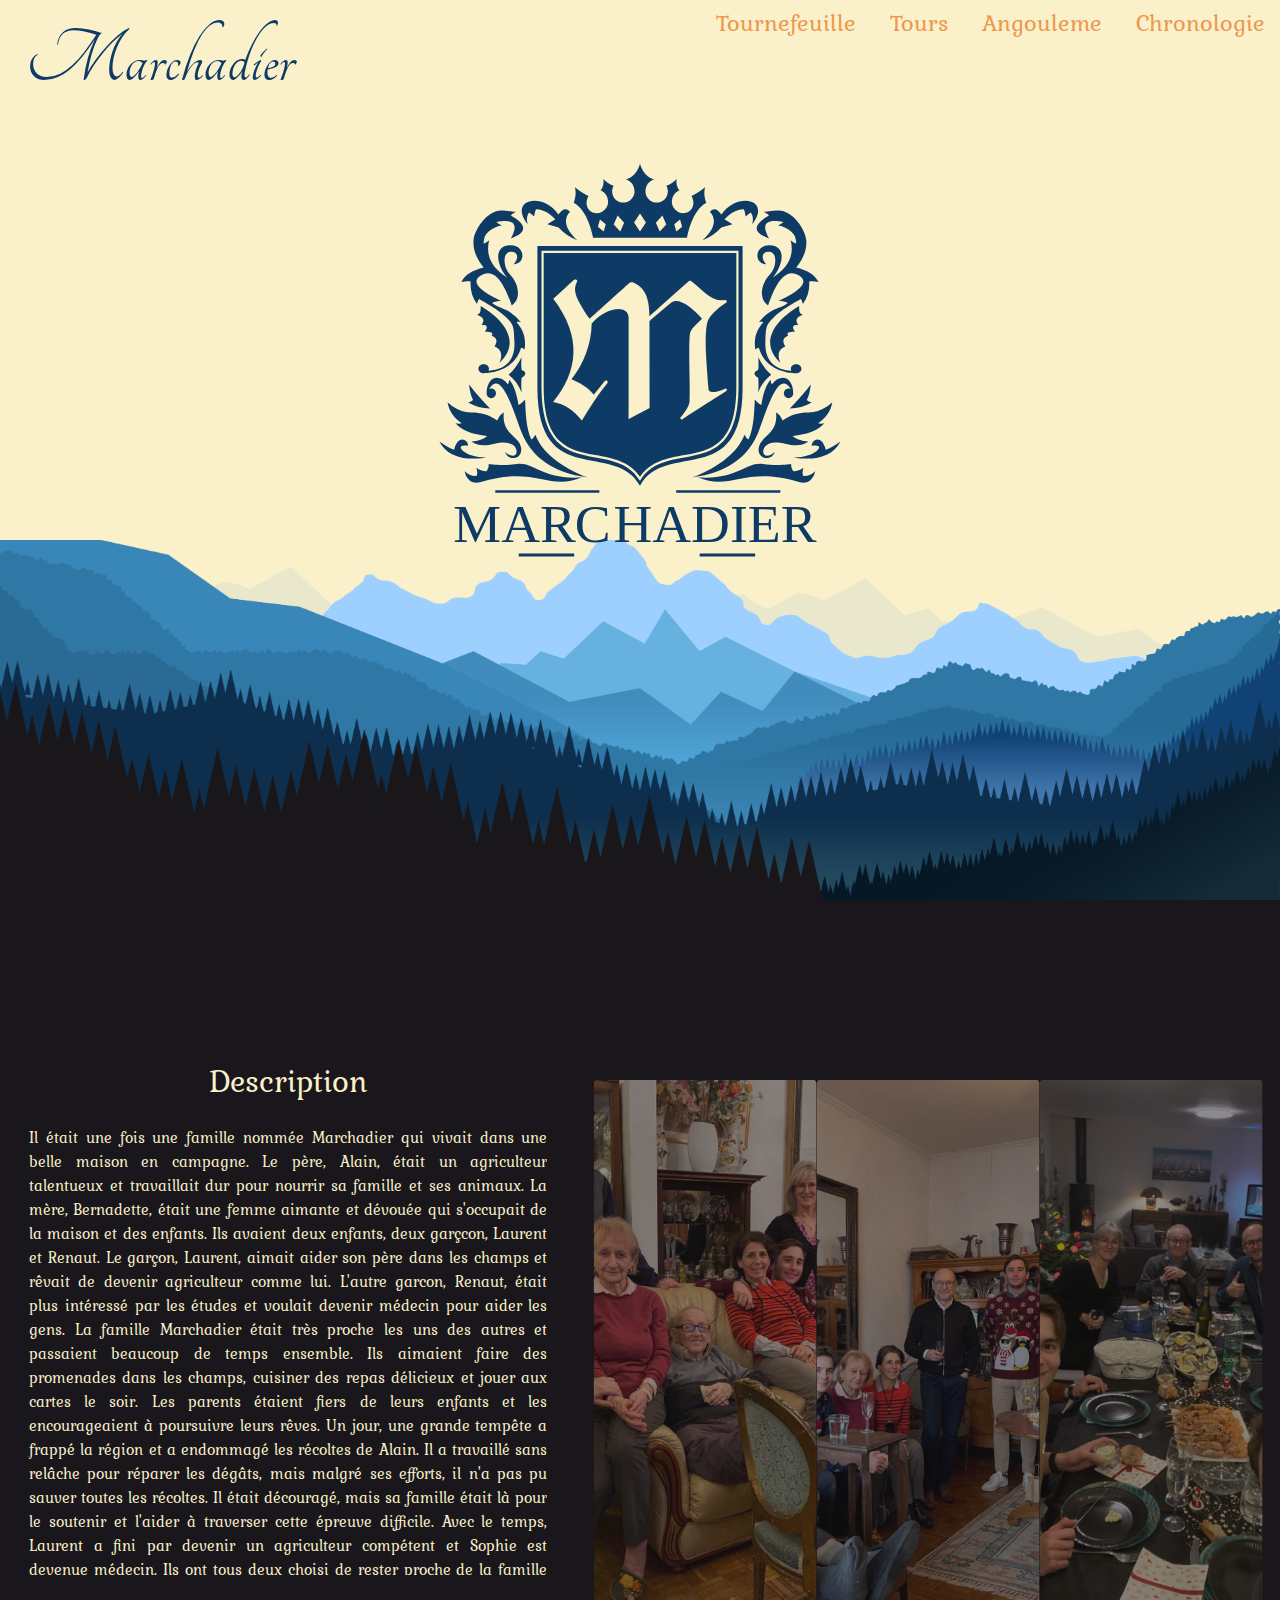
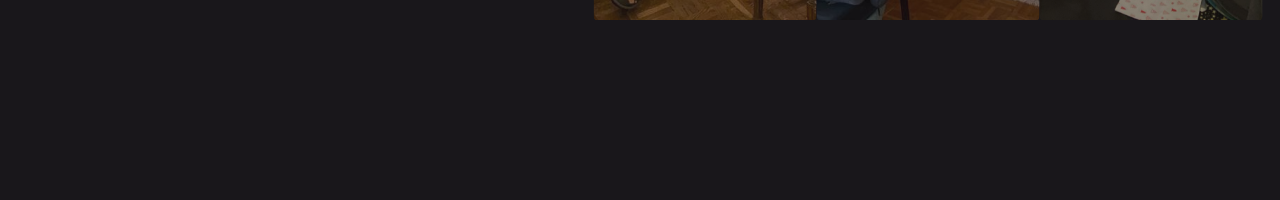
<file: index.html>
<!DOCTYPE html>
<html lang="fr">

<head>
    <meta charset="UTF-8">
    <meta http-equiv="X-UA-Compatible" content="IE=edge">
    <meta name="viewport" content="width=device-width, initial-scale=1.0">
    <title>Marchadier Website</title>
    <link rel="Website icon" type ="svg" href="img/marchadier.svg" >
    <link rel="stylesheet" href="css/styles.css" >
    <link rel="stylesheet" href="css/nav.css">
    <link rel="stylesheet" href="css/reactive.css">
    <link rel="stylesheet" href="css/bird.css">
    <link rel="stylesheet" href="https://fonts.googleapis.com/css2?family=Italianno&family=Kurale&family=Tangerine">
</head>

<body>
    <section>
        <nav class="topnav">
            <input id="my_checkbox" type="checkbox">
            <div class="list">
                <ul>
                    <li><a href="nav/tournefeuille.html">Tournefeuille</a></li>
                    <li><a href="nav/tours.html">Tours</a></li>
                    <li><a href="nav/angouleme.html">Angouleme</a></li>
                    <li><a href="nav/chronologie.html">Chronologie</a></li>
                </ul>
            </div>
            <label for = "my_checkbox" class="dropdown">☰</label>
            
        </nav>
        <div class="container">
            <div class="title">
                <a href="index.html" class="marchadier">Marchadier</a>
            </div>
            <img src="img/marchadier.svg" class="blason">
            <img src="img/bg.png" class="bg">
            <div class="bird-container bird-container--one">
                <div class="bird bird--one"></div>
            </div>
            
            <div class="bird-container bird-container--two">
                <div class="bird bird--two"></div>
            </div>
            
            <div class="bird-container bird-container--three">
                <div class="bird bird--three"></div>
            </div>
            
            <div class="bird-container bird-container--four">
                <div class="bird bird--four"></div>
            </div>
        </div>
    </section>
    <section>
        <div class="left">
            <div class="titre_description">
                Description
            </div>
            <div class="description">
                <p>
                    Il était une fois une famille nommée Marchadier qui vivait dans une belle maison en campagne. Le père, Alain, était un agriculteur talentueux et travaillait dur pour nourrir sa famille et ses animaux. La mère, Bernadette, était une femme aimante et dévouée qui s'occupait de la maison et des enfants.

                    Ils avaient deux enfants, deux garçcon, Laurent et Renaut. Le garçon, Laurent, aimait aider son père dans les champs et rêvait de devenir agriculteur comme lui. L'autre garcon, Renaut, était plus intéressé par les études et voulait devenir médecin pour aider les gens.

                    La famille Marchadier était très proche les uns des autres et passaient beaucoup de temps ensemble. Ils aimaient faire des promenades dans les champs, cuisiner des repas délicieux et jouer aux cartes le soir. Les parents étaient fiers de leurs enfants et les encourageaient à poursuivre leurs rêves.

                    Un jour, une grande tempête a frappé la région et a endommagé les récoltes de Alain. Il a travaillé sans relâche pour réparer les dégâts, mais malgré ses efforts, il n'a pas pu sauver toutes les récoltes. Il était découragé, mais sa famille était là pour le soutenir et l'aider à traverser cette épreuve difficile.

                    Avec le temps, Laurent a fini par devenir un agriculteur compétent et Sophie est devenue médecin. Ils ont tous deux choisi de rester proche de la famille et de la ferme familiale. La famille Marchadier était plus heureuse que jamais et était reconnaissante pour tout ce qu'ils avaient ensemble.
                </p>
            </div>
        </div>
        <div class="right">
            <div class="gallery">
                <img src="img/famille.jpeg" class="photo_famille">
                <img src="img/famille2.jpeg" class="photo_famille">
                <img src="img/famille4.jpg" class="photo_famille">
            </div>
        </div>
    </section>
</body>
</html>
</file>
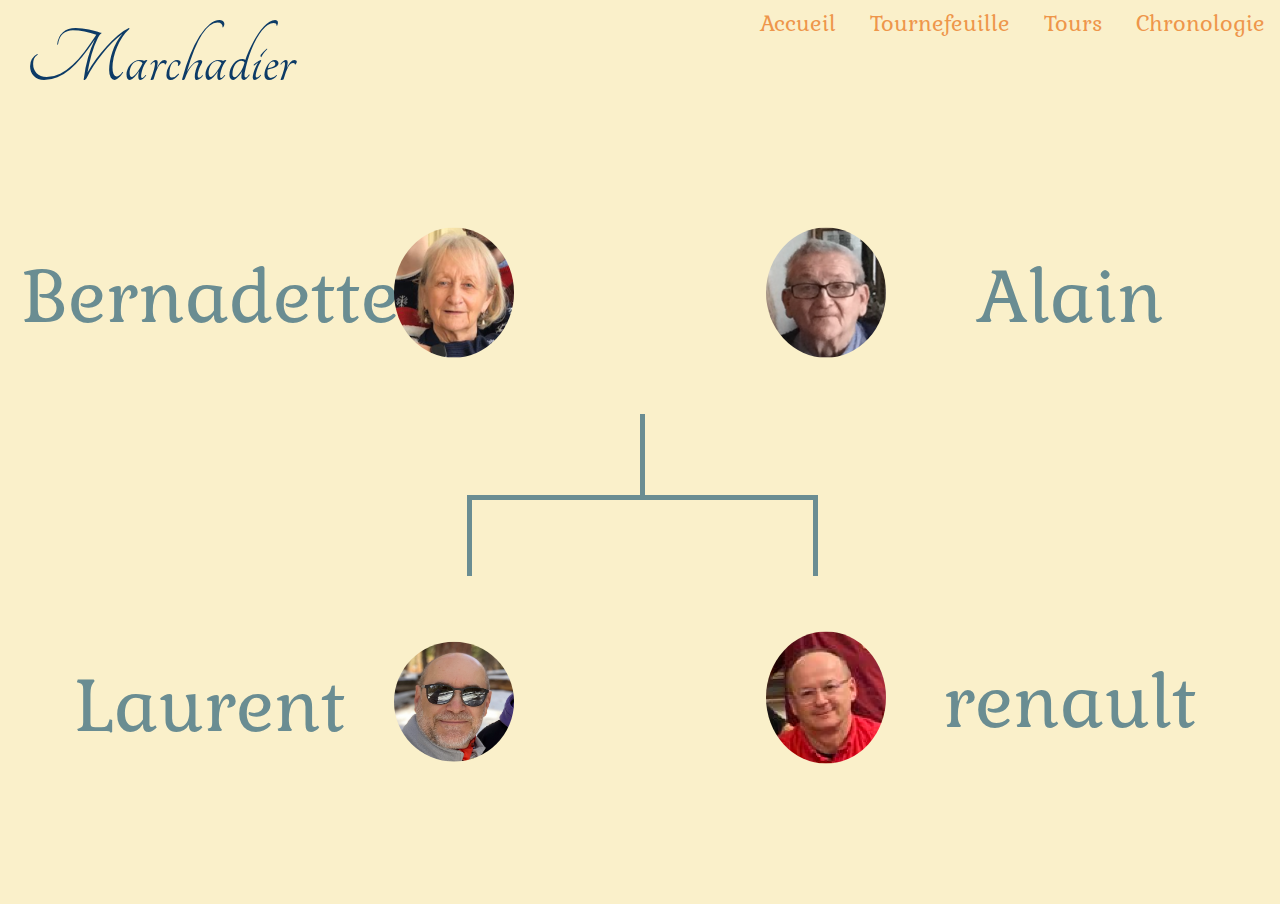
<file: nav/angouleme.html>
<!DOCTYPE html>
<html lang="fr">

<head>
    <meta charset="UTF-8">
    <meta http-equiv="X-UA-Compatible" content="IE=edge">
    <meta name="viewport" content="width=device-width, initial-scale=1.0">
    <title>Marchadier Family</title>
    <link rel="stylesheet" href="../css/famille.css">
    <link rel="stylesheet" href="../css/nav.css">
    <link rel="stylesheet" href="../css/reactive.css">
    <link rel="stylesheet" href="https://fonts.googleapis.com/css2?family=Italianno&family=Kurale&family=Tangerine">
</head>

<body>
    <section>
        <nav class="topnav">
            <input id="my_checkbox" type="checkbox">
            <div class="list">
                <ul>
                    <li><a href="../index.html">Accueil</a></li>
                    <li><a href="tournefeuille.html">Tournefeuille</a></li>
                    <li><a href="tours.html">Tours</a></li>
                    <li><a href="chronologie.html">Chronologie</a></li>
                </ul>
            </div>
            <label for = "my_checkbox" class="dropdown">☰</label>
        </nav>

        <div class="container">
            <p class="title">
                <a href="../index.html" class="marchadier">Marchadier</a>
            </p>
            <div class="shemas">
                <div class="left">
                    <div class="left_up">
                        <img src="../img/angouleme/bernadette.png" class="left_up_img">
                        <div class="nom" id="nom_left_up">Bernadette</div>
                        <div class="text" id="text_left_up">Vous connaissez le Golf ? Non ? Hier j'ai fait un excelent put !Lorem ipsum dolor sit amet. Est voluptatibus eveniet ut sint odit ex nisi porro ut sapiente quia non eaque omnis. Ad ratione excepturi in voluptatem accusamus in dolorem
                            aliquam est labore expedita est porro nisi.</div>
                    </div>
                    <div class="left_down">
                        <img src="../img/tournefeuille/laurent.png" class="left_down_img">
                        <div class="nom" id="nom_left_down">Laurent</div>
                        <div class="text" id="text_left_down">Lorem ipsum dolor sit amet. Est voluptatibus eveniet ut sint odit ex nisi porro ut sapiente quia non eaque omnis. Ad ratione excepturi in voluptatem accusamus in dolorem aliquam est labore expedita est porro nisi.</div>
                    </div>
                </div>
                <div class="center ">
                    <div class="ligne_verticale"></div>
                    <div class="ligne_horizontale2"></div>
                    <div class="ligne_verticale_gauche"></div>
                    <div class="ligne_verticale_droite"></div>
                </div>
                <div class="right">
                    <div class="rigth_up">
                        <img src="../img/angouleme/alain.png" class="rigth_up_img">
                        <div class="nom" id="nom_rigth_up">Alain</div>
                        <div class="text" id="text_rigth_up">Lorem ipsum dolor sit amet. Est voluptatibus eveniet ut sint odit ex nisi porro ut sapiente quia non eaque omnis. Ad ratione excepturi in voluptatem accusamus in dolorem aliquam est labore expedita est porro nisi.</div>
                    </div>
                    <div class="right_down">
                        <img src="../img/tours/renault.png" class="right_down_img">
                        <div class="nom" id="nom_right_down">renault</div>
                        <div class="text" id="text_right_down">Lorem ipsum dolor sit amet. Est voluptatibus eveniet ut sint odit ex nisi porro ut sapiente quia non eaque omnis. Ad ratione excepturi in voluptatem accusamus in dolorem aliquam est labore expedita est porro nisi.</div>
                    </div>
                </div>
                
            </div>
        </div>
    </section>
</body>

</html>
</file>
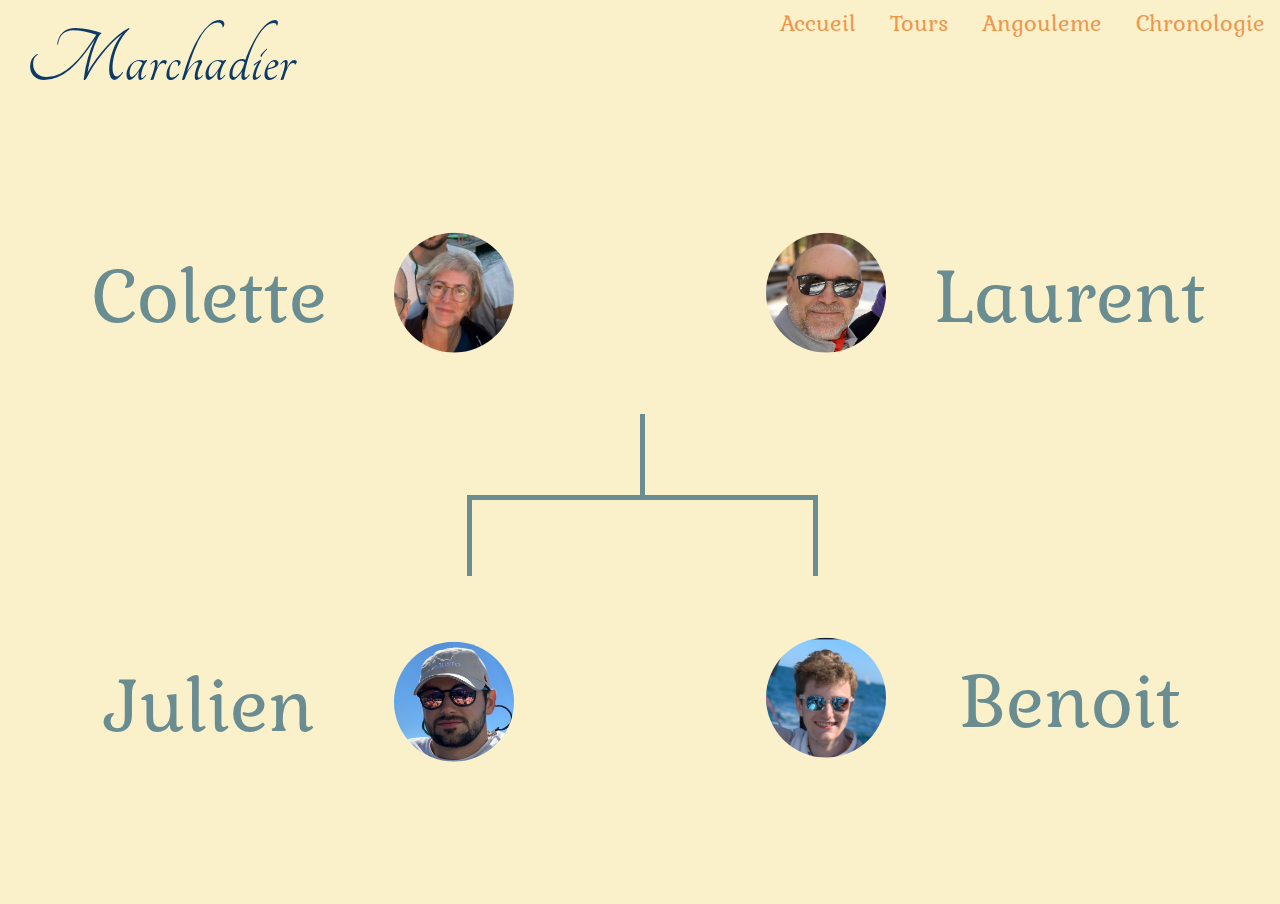
<file: nav/tournefeuille.html>
<!DOCTYPE html>
<html lang="fr">

<head>
    <meta charset="UTF-8">
    <meta http-equiv="X-UA-Compatible" content="IE=edge">
    <meta name="viewport" content="width=device-width, initial-scale=1.0">
    <title>Marchadier Family</title>
    <link rel="stylesheet" href="../css/famille.css">
    <link rel="stylesheet" href="../css/nav.css">
    <link rel="stylesheet" href="../css/reactive.css">
    <link rel="stylesheet" href="https://fonts.googleapis.com/css2?family=Italianno&family=Kurale&family=Tangerine">
</head>

<body>
    <section>
        <nav class="topnav">
            <input id="my_checkbox" type="checkbox">
            <div class="list">
                <ul>
                    <li><a href="../index.html">Accueil</a></li>
                    <li><a href="tours.html">Tours</a></li>
                    <li><a href="angouleme.html">Angouleme</a></li>
                    <li><a href="chronologie.html">Chronologie</a></li>
                </ul>
            </div>
            <label for = "my_checkbox" class="dropdown">☰</label>
        </nav>

        <div class="container">
            <p class="title">
                <a href="../index.html" class="marchadier">Marchadier</a>
            </p>
            <div class="shemas">
                <div class="left">
                    <div class="left_up">
                        <img src="../img/tournefeuille/colette.png" class="left_up_img">
                        <div class="nom" id="nom_left_up">Colette</div>
                        <div class="text" id="text_left_up">Vous connaissez le Golf ? Non ? Hier j'ai fait un excelent put !Lorem ipsum dolor sit amet. Est voluptatibus eveniet ut sint odit ex nisi porro ut sapiente quia non eaque omnis. Ad ratione excepturi in voluptatem accusamus in dolorem
                            aliquam est labore expedita est porro nisi.</div>
                    </div>
                    <div class="left_down">
                        <img src="../img/tournefeuille/julien.png" class="left_down_img">
                        <div class="nom" id="nom_left_down">Julien</div>
                        <div class="text" id="text_left_down">Lorem ipsum dolor sit amet. Est voluptatibus eveniet ut sint odit ex nisi porro ut sapiente quia non eaque omnis. Ad ratione excepturi in voluptatem accusamus in dolorem aliquam est labore expedita est porro nisi.</div>
                    </div>
                </div>
                <div class="center ">
                    <div class="ligne_verticale"></div>
                    <div class="ligne_horizontale2"></div>
                    <div class="ligne_verticale_gauche"></div>
                    <div class="ligne_verticale_droite"></div>
                </div>
                <div class="right">
                    <div class="rigth_up">
                        <img src="../img/tournefeuille/laurent.png" class="rigth_up_img">
                        <div class="nom" id="nom_rigth_up">Laurent</div>
                        <div class="text" id="text_rigth_up">Lorem ipsum dolor sit amet. Est voluptatibus eveniet ut sint odit ex nisi porro ut sapiente quia non eaque omnis. Ad ratione excepturi in voluptatem accusamus in dolorem aliquam est labore expedita est porro nisi.</div>
                    </div>
                    <div class="right_down">
                        <img src="../img/tournefeuille/benoit.png" class="right_down_img">
                        <div class="nom" id="nom_right_down">Benoit</div>
                        <div class="text" id="text_right_down">Lorem ipsum dolor sit amet. Est voluptatibus eveniet ut sint odit ex nisi porro ut sapiente quia non eaque omnis. Ad ratione excepturi in voluptatem accusamus in dolorem aliquam est labore expedita est porro nisi.</div>
                    </div>
                </div>
                
            </div>
        </div>
    </section>
</body>

</html>
</file>
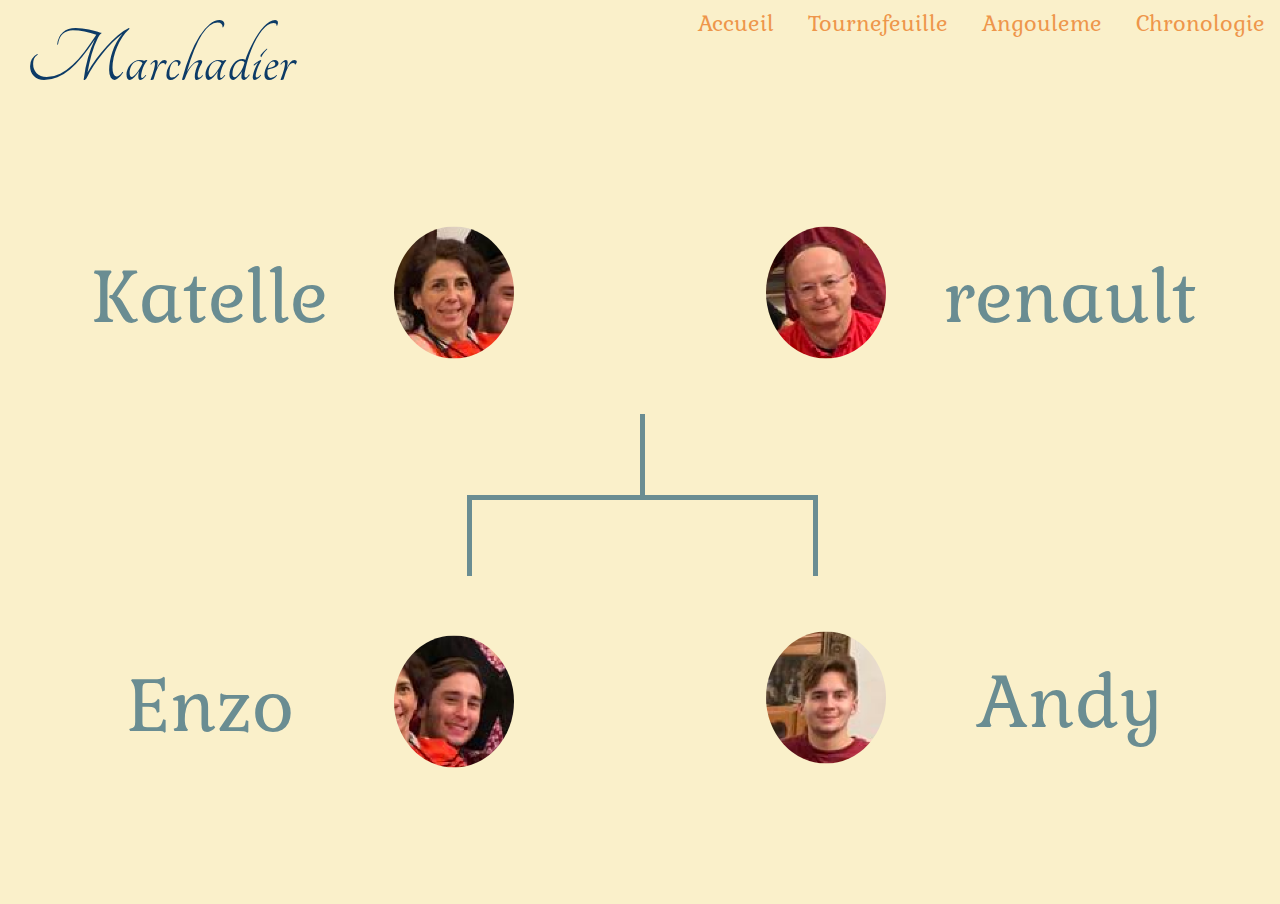
<file: nav/tours.html>
<!DOCTYPE html>
<html lang="fr">

<head>
    <meta charset="UTF-8">
    <meta http-equiv="X-UA-Compatible" content="IE=edge">
    <meta name="viewport" content="width=device-width, initial-scale=1.0">
    <title>Marchadier Family</title>
    <link rel="stylesheet" href="../css/famille.css">
    <link rel="stylesheet" href="../css/nav.css">
    <link rel="stylesheet" href="../css/reactive.css">
    <link rel="stylesheet" href="https://fonts.googleapis.com/css2?family=Italianno&family=Kurale&family=Tangerine">
</head>

<body>
    <section>
        <nav class="topnav">
            <input id="my_checkbox" type="checkbox">
            <div class="list">
                <ul>
                    <li><a href="../index.html">Accueil</a></li>
                    <li><a href="tournefeuille.html">Tournefeuille</a></li>
                    <li><a href="angouleme.html">Angouleme</a></li>
                    <li><a href="chronologie.html">Chronologie</a></li>
                </ul>
            </div>
            <label for = "my_checkbox" class="dropdown">☰</label>
        </nav>

        <div class="container">
            <p class="title">
                <a href="../index.html" class="marchadier">Marchadier</a>
            </p>
            <div class="shemas">
                <div class="left">
                    <div class="left_up">
                        <img src="../img/tours/katelle.png" class="left_up_img">
                        <div class="nom" id="nom_left_up">Katelle</div>
                        <div class="text" id="text_left_up">Vous connaissez le Golf ? Non ? Hier j'ai fait un excelent put !Lorem ipsum dolor sit amet. Est voluptatibus eveniet ut sint odit ex nisi porro ut sapiente quia non eaque omnis. Ad ratione excepturi in voluptatem accusamus in dolorem
                            aliquam est labore expedita est porro nisi.</div>
                    </div>
                    <div class="left_down">
                        <img src="../img/tours/enzo.png" class="left_down_img">
                        <div class="nom" id="nom_left_down">Enzo</div>
                        <div class="text" id="text_left_down">Lorem ipsum dolor sit amet. Est voluptatibus eveniet ut sint odit ex nisi porro ut sapiente quia non eaque omnis. Ad ratione excepturi in voluptatem accusamus in dolorem aliquam est labore expedita est porro nisi.</div>
                    </div>
                </div>
                <div class="center ">
                    <div class="ligne_verticale"></div>
                    <div class="ligne_horizontale2"></div>
                    <div class="ligne_verticale_gauche"></div>
                    <div class="ligne_verticale_droite"></div>
                </div>
                <div class="right">
                    <div class="rigth_up">
                        <img src="../img/tours/renault.png" class="rigth_up_img">
                        <div class="nom" id="nom_rigth_up">renault</div>
                        <div class="text" id="text_rigth_up">Lorem ipsum dolor sit amet. Est voluptatibus eveniet ut sint odit ex nisi porro ut sapiente quia non eaque omnis. Ad ratione excepturi in voluptatem accusamus in dolorem aliquam est labore expedita est porro nisi.</div>
                    </div>
                    <div class="right_down">
                        <img src="../img/tours/andy.png" class="right_down_img">
                        <div class="nom" id="nom_right_down">Andy</div>
                        <div class="text" id="text_right_down">Lorem ipsum dolor sit amet. Est voluptatibus eveniet ut sint odit ex nisi porro ut sapiente quia non eaque omnis. Ad ratione excepturi in voluptatem accusamus in dolorem aliquam est labore expedita est porro nisi.</div>
                    </div>
                </div>
                
            </div>
        </div>
    </section>
</body>

</html>
</file>
<file: css/styles.css>
* {
    margin: 0;
    padding: 0;
    box-sizing: border-box;
}

html {
    background-color: #FAF0CA;
    scroll-snap-type: y mandatory;
}

section {
    height: 100vh;
    scroll-snap-align: start;
    scroll-snap-stop: always;
}

.container {
    min-height: 90vh;
    text-align: center;
    z-index: -1;
}

.blason {
    position: absolute;
    top: 40%;
    width: 40%;
    transform: translate(-50%,-50%);
    transition: transform .2s;
}

.blason:hover {
    transform: scale(1.1) translate(-45%, -45%);
}

.bg {
    position: absolute;
    max-height: 40%;
    width: 100%;
    bottom: 0;
    left: 0;
    object-fit: cover;
    z-index: -1;
}

.right {
    position:absolute;
    right: 0;
    width: 55vw;
    height: 100vh;
    background-color: #19171b;
}

.left {
    position:absolute;
    left: 0;
    width: 45vw;
    height: 100vh;
    background-color: #19171b;
    color: #FAF0CA;
    font-family: 'Kurale', serif;
    
}

.titre_description {
    position: absolute;
    top: 20%;
    left: 50%;
    transform: translate(-50%,-50%);
    font-size: 200%;
}

.description{
    position: absolute;
    top: 50%;
    left: 50%;
    width: 90%;
    max-height: 50%;
    transform: translate(-50%,-50%);
    overflow: auto;
}

.description p {
    font-size: 100%;
    align-items: center;
    text-align: justify;
}

/* Gallery des photos*/

.gallery {
    position: relative;
    top: 50%;
    left: 50%;
    width: 95%;
    height: 60%;
    transform: translate(-50%,-50%);
    display:flex;
    overflow: hiden;
}

.gallery img {
    min-width: 0;
    flex: 1 1 5%;
    border-radius: 1%;
    transition: 0.7s;
    opacity: 0.5;
    object-fit: cover;
}

.gallery img:hover {
    flex: 1 1 80%;
    opacity: 1;

}

@media (max-width: 800px) {
    .left {  
        width: 100vw;
        height: 50vh;
    }
    .right {
        width: 100vw;
        height: 50vh;
        top: 150vh;
    }
    .description {
        top: 60%;
        max-height: 60%;
    }
}



/*
font-family: 'Italianno', cursive;
font-family: 'Kurale', serif;
font-family: 'Tangerine', cursive;
*/
</file>
<file: css/nav.css>
/* Titre Marchadier */

.title {
    position: absolute;
    left: 2%;
    top: 2%;
    width: 40%;
    transition: transform .2s;
    z-index: 3;
    text-align: left;
}

.title a {
    color: #0D3B66;
    font-size: 500%;
    font-family: 'Tangerine', cursive;
    text-decoration: none;
}

/* The navigation bar */

.topnav {
    width: 100%;
    min-height: 10vh;
}

.list ul {
    list-style: none;
    text-align: right;
    justify-content: center;
}

.list ul li {
    display: inline-block;
}

.list ul li a {
    position: relative;
    display: block;
    padding: 5px;
    text-decoration: none;
    color: #EE964B;
    text-transform: none;
    margin: 0 10px;
    font-size: 150%;
    font-family: 'Kurale', serif;
    transition: transform 2s;
}

.list ul li a,
.list ul li a:after,
.list ul li a:before {
    transition: all .5s;
}

.list ul li a:after {
    position: absolute;
    bottom: 0;
    left: 0;
    right: 0;
    margin: auto;
    width: 0%;
    content: '.';
    color: transparent;
    background: #EE964B;
    height: 2px;
}

.list ul li a:hover:after {
    width: 50%;
}

.dropdown, #my_checkbox
{
    display: none;
    position: absolute;
    color: #EE964B;
    text-transform: none;
    font-size: 150%;
    transition: transform 2s;
    font-family: 'Kurale', serif;
    right: 2%;
    z-index: 4;

}
</file>
<file: css/reactive.css>
@media (max-width: 800px) {


    .list
    {
        display: none;
        position: absolute;
        height: 100%;
        width: 100%;
        z-index: 3;
    }

    .list ul {
        position: absolute;
        left: 50%;
        top: 50%;
        width: 35%;
        transform: translate(-50%,-50%);
        align-self: center;
        text-align: center;
    }

    .list ul li {
        margin-top: 20%;
        margin-bottom: 20%;
    }

    .list ul li a {
        font-size: 200%;
    }
 
    .dropdown
    {
        width: 10%;
        display: flex;
        font-size: 40px;
        color: #EE964B;
        cursor: pointer;
    }
 
    #my_checkbox:checked  + .list {
        background-color: #0D3B66;
        display:block
    } 

    .title {
        left: 50%;
        transform: translate(-50%);
        z-index: 1;
        text-align: center;
    }

    .blason {
        top: 40%;
        width: 60%;
    }

    .title a {
        font-size: 300%;
    }

    
}
</file>
<file: css/bird.css>
.bird {
	background-image: url(https://s3-us-west-2.amazonaws.com/s.cdpn.io/174479/bird-cells-new.svg);
	background-size: auto 100%;
	width: 88px;
	height: 125px;
	will-change: background-position;
	
	animation-name: fly-cycle;
	animation-timing-function: steps(10);
	animation-iteration-count: infinite;
}

.bird--one {
		animation-duration: 1s;
		animation-delay: -0.5s;		
	}
	
	.bird--two {
		animation-duration: 0.9s;
		animation-delay: -0.75s;
	}
	
	.bird--three {
		animation-duration: 1.25s;
		animation-delay: -0.25s;
	}
	
	.bird--four {
		animation-duration: 1.1s;
		animation-delay: -0.5s;
	}

.bird-container {
	position: absolute;
	top: 20%;
	left: -10%;
	transform: scale(0) translateX(-10vw);
	will-change: transform;
	
	animation-name: fly-right-one;
	animation-timing-function: linear;
	animation-iteration-count: infinite;}
	
	.bird-container--one {
		animation-duration: 15s;
		animation-delay: 0;
	}
	
	.bird-container--two {
		animation-duration: 16s;
		animation-delay: 1s;
	}
	
	.bird-container--three {
		animation-duration: 14.6s;
		animation-delay: 9.5s;
	}
	
	.bird-container--four {
		animation-duration: 16s;
		animation-delay: 10.25s;
	}
	


@keyframes fly-cycle {
	
	100% {
		background-position: -900px 0;
	}
	
}

@keyframes fly-right-one {
	
	0% {
		transform: scale(0.3) translateX(-10vw);
	}
	
	10% {
		transform: translateY(2vh) translateX(10vw) scale(0.4);
	}
	
	20% {
		transform: translateY(0vh) translateX(20vw) scale(0.5);
	}
	
	30% {
		transform: translateY(4vh) translateX(30vw) scale(0.6);
	}
	
	40% {
		transform: translateY(2vh) translateX(40vw) scale(0.6);
	}
	
	50% {
		transform: translateY(0vh) translateX(50vw) scale(0.6);
	}
	
	60% {
		transform: translateY(0vh) translateX(60vw) scale(0.6);
	}
	
	100% {
		transform: translateY(0vh) translateX(110vw) scale(0.6);
	}
	
}

@keyframes fly-right-two {
	
	0% {
		transform: translateY(-2vh) translateX(-10vw) scale(0.5);
	}
	
	10% {
		transform: translateY(0vh) translateX(10vw) scale(0.4);
	}
	
	20% {
		transform: translateY(-4vh) translateX(30vw) scale(0.6);
	}
	
	30% {
		transform: translateY(1vh) translateX(50vw) scale(0.45);
	}
	
	40% {
		transform: translateY(-2.5vh) translateX(70vw) scale(0.5);
	}
	
	50% {
		transform: translateY(0vh) translateX(90vw) scale(0.45);
	}
	
	51% {
		transform: translateY(0vh) translateX(100vw) scale(0.45);
	}
	
	100% {
		transform: translateY(0vh) translateX(100vw) scale(0.45);
	}
	
}
</file>
<file: css/famille.css>
* {
    margin: 0;
    padding: 0;
    box-sizing: border-box;
}

html {
    background-color: #FAF0CA;
}


section {
    height: 100vh;
}

.container {
    min-height: 90vh;
    text-align: center;
}
/* affichage des differentes parties*/
.shemas {
    width: 100%;
    height: 90vh;
    display: flex;
    flex-direction: row;
}

.left {
    position: relative;
    height: 100%;
    width: 41vw;
}

.center {
    position: relative;
    height: 100%;
    width: 18%;
}

.right {
    position: relative;
    height: 100%;
    width: 41%;
}


/* Partie centrale*/
.lines {
    width: 100%;
    top: 25%;
    transform: translate(0,50%);
}

.ligne_verticale {
    position:absolute;
    left: 50%;
    top: 40%;
    width: 5px;
    height: 10%;
    background : #6A8D92;
}

.ligne_horizontale2 {
    position:absolute;
    left: 50%;
    top: 50%;
    width  : 150%;
    height : 5px;
    transform: translate(-50%);
    background : #6A8D92;
}

.ligne_verticale_gauche {
    position:absolute;
    left: -25%;
    top: 50%;
    width: 5px;
    height: 10%;
    background : #6A8D92;
}

.ligne_verticale_droite {
    position:absolute;
    left: 125%;
    top: 50%;
    width: 5px;
    height: 10%;
    background : #6A8D92;
}

/* block par personne*/
.left_up {
    position: relative;
    width: 100%;
    height: 50%;
    display:inline-block;
}

.left_down {
    position: relative;
    width: 100%;
    height: 50%;
}

.rigth_up {
    position: relative;
    width: 100%;
    height: 50%;
}

.right_down {
    position: relative;
    width: 100%;
    height: 50%;
}


/* Photo */

.left_up_img {
    position: absolute;
    top: 50%;
    right: 2%;
    transform: translate(0,-50%);
    border-radius: 50%;
    width: 23%;
    transition: 0.5s;
    z-index: 1;
}

.left_down_img {
    position: absolute;
    top: 50%;
    right: 2%;
    transform: translate(0,-50%);
    border-radius: 50%;
    width: 23%;
    transition: 0.5s;
    z-index: 1;
}

.rigth_up_img {
    position: absolute;
    top: 50%;
    left: 2%;
    transform: translate(0,-50%);
    border-radius: 50%;
    width: 23%;
    transition: 0.5s;
    z-index: 1;
}

.right_down_img {
    position: absolute;
    top: 50%;
    left: 2%;
    transform: translate(0,-50%);
    border-radius: 50%;
    width: 23%;
    transition: 0.5s;
    z-index: 1;
}

/* Noms */

.nom {
    position: absolute;
    color: #6A8D92;
    font-size: 500%;
    font-family: 'Kurale', serif;
    text-decoration: none;
    transition: ease 0.5s;
    transform: translate(-50%,-50%);
}

.nom#nom_left_up {
    top: 50%;
    left: 40%;
}

.nom#nom_left_down {
    top: 50%;
    left: 40%;
}

.nom#nom_rigth_up {
    top: 50%;
    right: 40%;
    transform: translate(50%,-50%);
}

.nom#nom_right_down {
    top: 50%;
    right: 40%;
    transform: translate(50%,-50%);
}


/* Texts */

.text {
    position: absolute;
    font-family: 'Kurale', serif;
    color: #0D3B66;
    text-align: center;
    opacity: 0;
    transition: 0.5s;
    top: 50%;
    width: 60%;
}

.text#text_left_up {    
    width: 60%;
    left: 5%;
}

.text#text_left_down {
    left: 5%;
    top: 50%;
}

.text#text_rigth_up {
    right: 5%;
    top: 50%;
}

.text#text_right_down {
    right: 5%;
    top: 50%;
}


/* Transition Maman */

.left_up:hover div#text_left_up {
    opacity: 1;
}

.left_up:hover div#nom_left_up {
    top: 10%;
    left: 40%;
    transform: translate(-50%);
    color: #0D3B66;
}

.left_up:hover img {
    width: 28%;
}

/* Transition juju */

.left_down:hover div#text_left_down {
    opacity: 1;
}

.left_down:hover div#nom_left_down {
    top: 10%;
    left: 40%;
    transform: translate(-50%);
    color: #0D3B66;
}

.left_down:hover img {
    width: 28%;
}


/*Transition papa */

.rigth_up:hover div#text_rigth_up {
    opacity: 1;
}

.rigth_up:hover div#nom_rigth_up {
    top: 10%;
    right: 40%;
    transform: translate(50%);
    color: #0D3B66;
}

.rigth_up:hover img {
    width: 28%;
}


/* Transition bebe*/

.right_down:hover div#text_right_down{
    opacity: 1;
}

.right_down:hover div#nom_right_down {
    top: 10%;
    right: 40%;
    transform: translate(50%);
    color: #0D3B66;
}

.right_down:hover img {
    width: 28%;
}

@media (max-width: 800px) {
    .center{
        display: none;
    }
    .shemas {
        height: 150vh;;
        flex-direction: column;
    }
    .left{
        width: 100%;
    }
    .right {
        width: 100%;
    }
}
</file>
